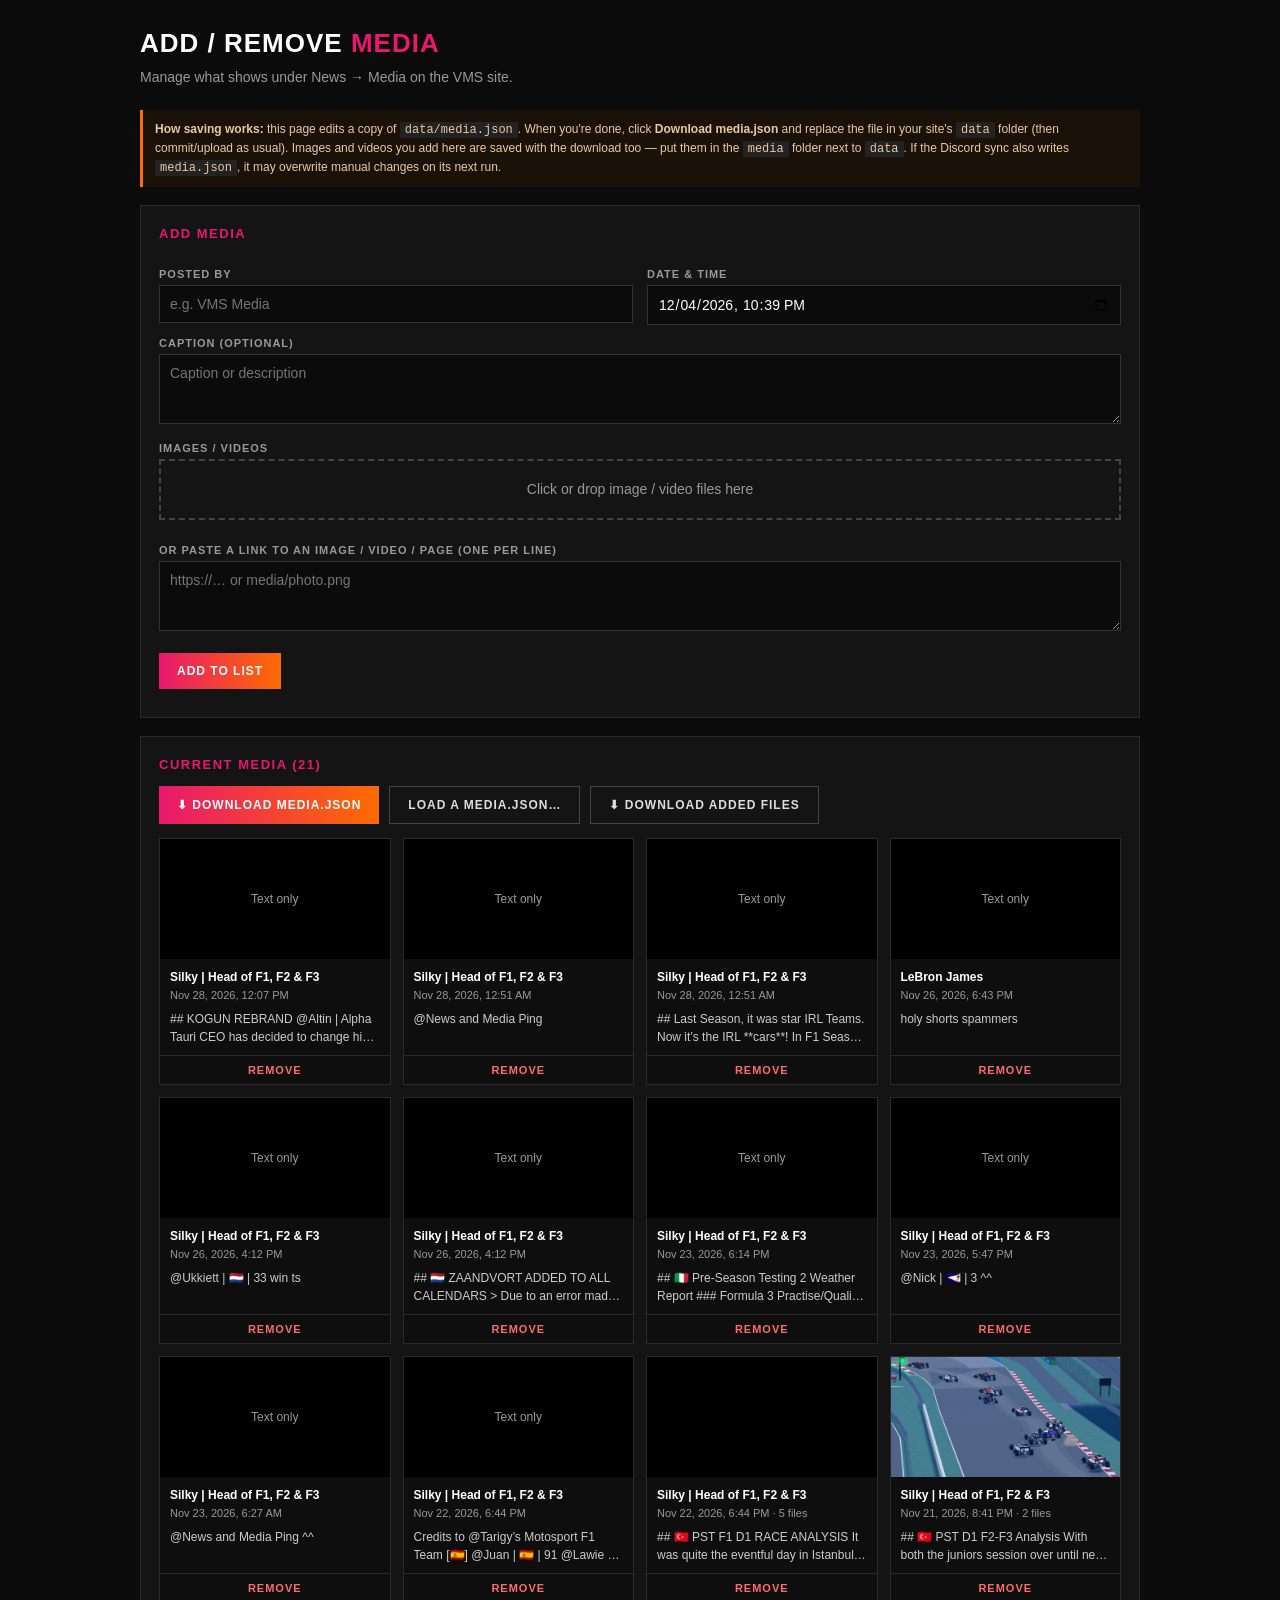
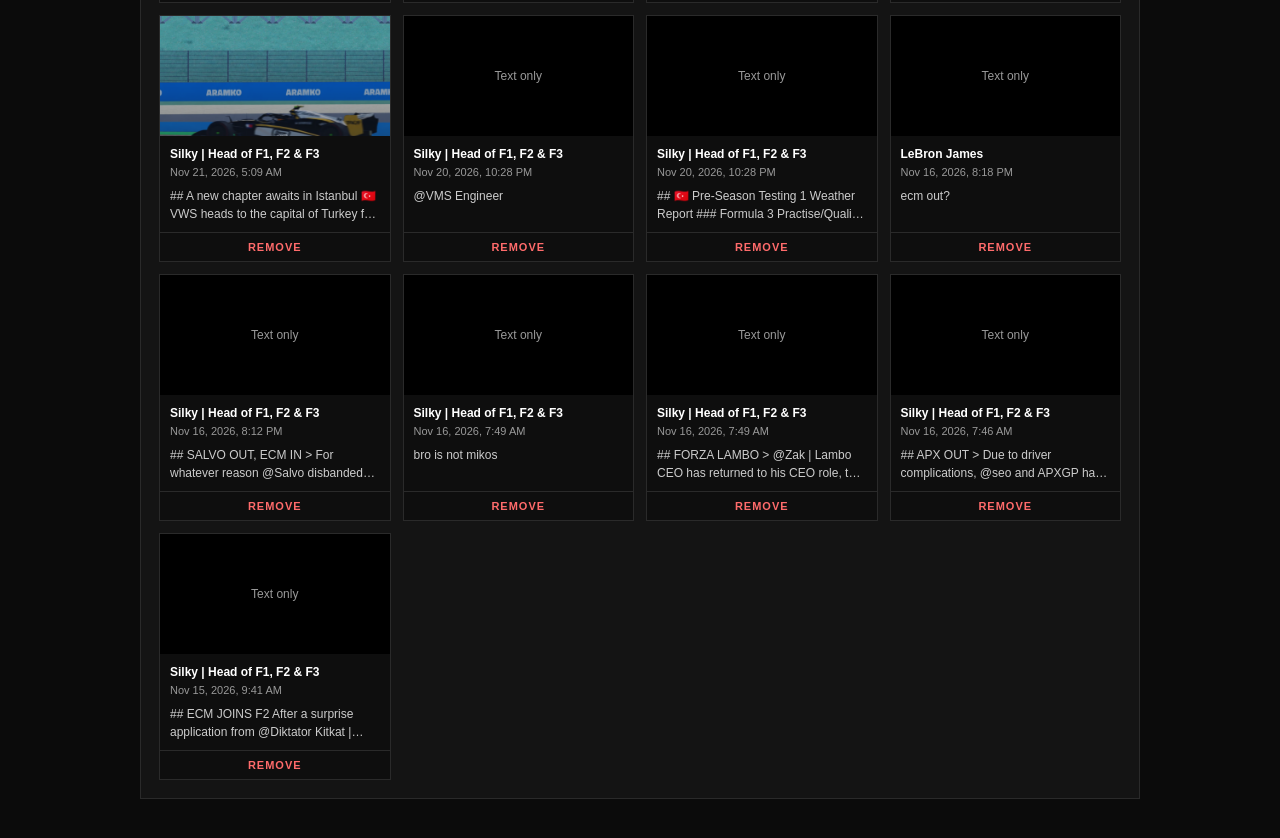
<file: add-media.html>
<!DOCTYPE html>
<html lang="en">
<head>
<meta charset="utf-8">
<meta name="viewport" content="width=device-width,initial-scale=1">
<title>VMS · Add / Remove Media</title>
<style>
  :root{--pink:#e8186d;--org:#ff6b00;--bg:#0b0b0b;--panel:#141414;--line:#2a2a2a;--mut:#999}
  *{box-sizing:border-box}
  body{margin:0;background:var(--bg);color:#fff;font:14px/1.5 Arial,sans-serif;padding:24px}
  .wrap{max-width:1000px;margin:0 auto}
  h1{margin:0 0 4px;font-size:26px;text-transform:uppercase;letter-spacing:1px}
  h1 span{color:var(--pink)}
  p.sub{color:var(--mut);margin:0 0 22px}
  .panel{background:var(--panel);border:1px solid var(--line);padding:18px;margin-bottom:18px}
  .panel h2{margin:0 0 12px;font-size:13px;letter-spacing:1.5px;text-transform:uppercase;color:var(--pink)}
  label{display:block;font:800 11px Arial;letter-spacing:1px;text-transform:uppercase;color:var(--mut);margin:12px 0 5px}
  input,textarea{width:100%;background:#0b0b0b;border:1px solid #333;color:#fff;padding:10px;font:14px Arial,sans-serif}
  textarea{min-height:70px;resize:vertical}
  .row{display:grid;grid-template-columns:1fr 1fr;gap:14px}
  @media(max-width:700px){.row{grid-template-columns:1fr}}
  .btn{background:linear-gradient(90deg,var(--pink),var(--org));color:#fff;border:0;padding:11px 18px;font:800 12px Arial;letter-spacing:1px;text-transform:uppercase;cursor:pointer}
  .btn:hover{filter:brightness(1.12)}
  .btn.ghost{background:transparent;border:1px solid #444;color:#ddd}
  .btn.red{background:#7f1010}
  .acts{display:flex;gap:10px;flex-wrap:wrap;margin-top:16px}
  .drop{border:2px dashed #444;padding:18px;text-align:center;color:var(--mut);cursor:pointer}
  .drop.on{border-color:var(--pink);color:#fff}
  .thumbs{display:flex;gap:10px;flex-wrap:wrap;margin-top:12px}
  .thumb{position:relative;width:110px;height:80px;background:#000;border:1px solid var(--line);overflow:hidden}
  .thumb img,.thumb video{width:100%;height:100%;object-fit:cover;display:block}
  .thumb button{position:absolute;top:2px;right:2px;background:#000a;color:#fff;border:0;width:22px;height:22px;cursor:pointer}
  .thumb small{position:absolute;left:0;bottom:0;right:0;background:#000b;font-size:10px;padding:2px 4px;white-space:nowrap;overflow:hidden;text-overflow:ellipsis}
  .list{display:grid;grid-template-columns:repeat(auto-fill,minmax(200px,1fr));gap:12px}
  .item{border:1px solid var(--line);background:#0e0e0e;display:flex;flex-direction:column}
  .item .m{height:120px;background:#000;display:flex;align-items:center;justify-content:center;overflow:hidden;color:var(--mut);font-size:12px}
  .item .m img,.item .m video{width:100%;height:100%;object-fit:cover}
  .item .b{padding:9px 10px;flex:1;font-size:12px}
  .item .b b{display:block;font-size:12px}
  .item .b span{color:var(--mut);font-size:11px}
  .item .b p{margin:6px 0 0;color:#ccc;display:-webkit-box;-webkit-line-clamp:2;-webkit-box-orient:vertical;overflow:hidden}
  .item button{border:0;border-top:1px solid var(--line);background:transparent;color:#ff6b6b;padding:8px;font:800 11px Arial;letter-spacing:1px;text-transform:uppercase;cursor:pointer}
  .item button:hover{background:#2a0e10}
  .msg{margin-top:10px;font-size:12px;color:#7be3a2}
  .warn{border-left:3px solid var(--org);background:#1a1208;padding:10px 12px;font-size:12px;color:#e8c9a0;margin-bottom:18px}
  .empty{color:var(--mut);padding:16px;text-align:center}
  code{background:#222;padding:1px 5px}
</style>
</head>
<body>
<div class="wrap">
  <h1>Add / Remove <span>Media</span></h1>
  <p class="sub">Manage what shows under News → Media on the VMS site.</p>

  <div class="warn"><b>How saving works:</b> this page edits a copy of <code>data/media.json</code>. When you're done, click <b>Download media.json</b> and replace the file in your site's <code>data</code> folder (then commit/upload as usual). Images and videos you add here are saved with the download too — put them in the <code>media</code> folder next to <code>data</code>. If the Discord sync also writes <code>media.json</code>, it may overwrite manual changes on its next run.</div>

  <div class="panel">
    <h2>Add media</h2>
    <div class="row">
      <div><label>Posted by</label><input id="author" placeholder="e.g. VMS Media"></div>
      <div><label>Date &amp; time</label><input id="date" type="datetime-local"></div>
    </div>
    <label>Caption (optional)</label>
    <textarea id="text" placeholder="Caption or description"></textarea>
    <label>Images / videos</label>
    <div class="drop" id="drop">Click or drop image / video files here<input id="file" type="file" accept="image/*,video/*" multiple hidden></div>
    <div class="thumbs" id="thumbs"></div>
    <label>Or paste a link to an image / video / page (one per line)</label>
    <textarea id="links" placeholder="https://… or media/photo.png"></textarea>
    <div class="acts"><button class="btn" id="add">Add to list</button></div>
    <div class="msg" id="addMsg"></div>
  </div>

  <div class="panel">
    <h2>Current media (<span id="count">0</span>)</h2>
    <div class="acts" style="margin:0 0 14px">
      <button class="btn" id="dl">⬇ Download media.json</button>
      <button class="btn ghost" id="load">Load a media.json…</button>
      <input id="loadF" type="file" accept=".json,application/json" hidden>
      <button class="btn ghost" id="dlFiles">⬇ Download added files</button>
    </div>
    <div class="list" id="list"></div>
  </div>
</div>

<script>
const $=id=>document.getElementById(id);
const esc=s=>String(s==null?'':s).replace(/[&<>"']/g,c=>({'&':'&amp;','<':'&lt;','>':'&gt;','"':'&quot;',"'":'&#39;'}[c]));
let items=[];          // same shape the site reads: {id,author,date,text,url,files:[{path,name,type}],links:[]}
let pending=[];        // files chosen in the form, not yet added: {file,url,name,type}
const added=[];        // actual File objects for items added this session (saved to media/ by "Download added files")
const BLOB=new Map();  // path -> {file,url} for preview of files added this session

const safeName=n=>String(n).toLowerCase().replace(/[^a-z0-9._-]+/g,'-').replace(/^-+|-+$/g,'')||'file';
const typeOf=f=>/^video\//.test(f.type)||/\.(mp4|webm|mov)$/i.test(f.name)?'video':/^image\//.test(f.type)||/\.(png|jpe?g|gif|webp|avif)$/i.test(f.name)?'image':'file';
const typeOfUrl=u=>/\.(mp4|webm|mov)(\?|$)/i.test(u)?'video':/\.(png|jpe?g|gif|webp|avif)(\?|$)/i.test(u)?'image':'link';
const nowLocal=()=>{const d=new Date();d.setMinutes(d.getMinutes()-d.getTimezoneOffset());return d.toISOString().slice(0,16);};
$('date').value=nowLocal();

/* ── load the site's current media.json (works when this page sits next to the data folder) ── */
fetch('data/media.json?t='+Date.now(),{cache:'no-store'}).then(r=>r.ok?r.json():[]).then(j=>{
  if(Array.isArray(j)) items=j; render();
}).catch(()=>render());

/* ── file picking ── */
const drop=$('drop'), fin=$('file');
drop.onclick=()=>fin.click();
['dragenter','dragover'].forEach(ev=>drop.addEventListener(ev,e=>{e.preventDefault();drop.classList.add('on');}));
['dragleave','drop'].forEach(ev=>drop.addEventListener(ev,e=>{e.preventDefault();drop.classList.remove('on');}));
drop.addEventListener('drop',e=>take(e.dataTransfer.files));
fin.onchange=()=>{take(fin.files);fin.value='';};
function take(list){
  [...list].forEach(f=>{
    const t=typeOf(f); if(t==='file') return;
    pending.push({file:f,url:URL.createObjectURL(f),name:safeName(f.name),type:t});
  });
  drawThumbs();
}
function drawThumbs(){
  $('thumbs').innerHTML=pending.map((p,i)=>'<div class="thumb">'+(p.type==='video'?'<video src="'+p.url+'" muted></video>':'<img src="'+p.url+'" alt="">')+'<small>'+esc(p.name)+'</small><button type="button" data-i="'+i+'" title="Remove">×</button></div>').join('');
}
$('thumbs').onclick=e=>{const b=e.target.closest('button[data-i]'); if(!b) return; pending.splice(+b.dataset.i,1); drawThumbs();};

/* ── add ── */
$('add').onclick=()=>{
  const links=$('links').value.split(/\n+/).map(s=>s.trim()).filter(Boolean);
  const text=$('text').value.trim();
  if(!pending.length&&!links.length&&!text){ $('addMsg').style.color='#ff9a9a'; $('addMsg').textContent='Add at least a file, a link, or some text.'; return; }
  const taken=new Set(items.flatMap(i=>(i.files||[]).map(f=>f.path)));
  const files=[];
  pending.forEach(p=>{
    let name=p.name, k=1; const dot=name.lastIndexOf('.'), base=dot>0?name.slice(0,dot):name, ext=dot>0?name.slice(dot):'';
    while(taken.has('media/'+name)){ name=base+'-'+(++k)+ext; }
    const path='media/'+name; taken.add(path);
    files.push({path,name:p.name,type:p.type});
    added.push({name,file:p.file}); BLOB.set(path,p.url);
  });
  // links that point straight at an image/video become files; anything else stays a plain link
  const plain=[];
  links.forEach(l=>{
    const t=typeOfUrl(l);
    if(t!=='link'&&/^(https?:\/\/|media\/)/.test(l)) files.push({path:l,name:l.split('/').pop().split('?')[0],type:t});
    else plain.push(l);
  });
  const d=$('date').value?new Date($('date').value):new Date();
  items.unshift({
    id:'manual-'+Date.now(),
    author:$('author').value.trim()||'VMS',
    date:d.toISOString(),
    text,
    url:plain[0]||'',
    files,
    links:plain,
    manual:true
  });
  pending=[]; drawThumbs(); $('text').value=''; $('links').value=''; $('date').value=nowLocal();
  $('addMsg').style.color='#7be3a2'; $('addMsg').textContent='Added. Remember to download media.json when you\'re finished.';
  render();
};

/* ── list / remove ── */
function preview(it){
  const f=(it.files||[])[0];
  if(!f) return '<span>'+((it.links||[])[0]?'Link':'Text only')+'</span>';
  const src=BLOB.get(f.path)||f.path;
  if(f.type==='video') return '<video src="'+esc(src)+'" muted preload="metadata"></video>';
  if(f.type==='image') return '<img src="'+esc(src)+'" alt="" loading="lazy">';
  return '<span>'+esc(f.name||'File')+'</span>';
}
function render(){
  $('count').textContent=items.length;
  if(!items.length){ $('list').innerHTML='<div class="empty" style="grid-column:1/-1">No media yet.</div>'; return; }
  $('list').innerHTML=items.map((it,i)=>'<div class="item"><div class="m">'+preview(it)+'</div><div class="b"><b>'+esc(it.author||'')+'</b><span>'+esc(it.date?new Date(it.date).toLocaleString('en-US',{month:'short',day:'numeric',year:'numeric',hour:'numeric',minute:'2-digit'}):'')+(((it.files||[]).length>1)?' · '+it.files.length+' files':'')+'</span>'+(it.text?'<p>'+esc(it.text)+'</p>':'')+'</div><button type="button" data-rm="'+i+'">Remove</button></div>').join('');
}
$('list').onclick=e=>{
  const b=e.target.closest('[data-rm]'); if(!b) return;
  const it=items[+b.dataset.rm]; if(!it) return;
  if(!confirm('Remove this item from the media list?')) return;
  items.splice(+b.dataset.rm,1); render();
};

/* ── save / load ── */
function save(name,blob){
  const a=document.createElement('a'); a.href=URL.createObjectURL(blob); a.download=name;
  document.body.appendChild(a); a.click(); setTimeout(()=>{URL.revokeObjectURL(a.href);a.remove();},800);
}
$('dl').onclick=()=>{
  const clean=items.map(({manual,...r})=>r);
  save('media.json',new Blob([JSON.stringify(clean,null,2)],{type:'application/json'}));
};
$('dlFiles').onclick=()=>{
  if(!added.length){ alert('No files were added this session.'); return; }
  added.forEach((a,i)=>setTimeout(()=>save(a.name,a.file),i*250));
};
$('load').onclick=()=>$('loadF').click();
$('loadF').onchange=e=>{
  const f=e.target.files[0]; if(!f) return;
  const r=new FileReader();
  r.onload=()=>{ try{ const j=JSON.parse(r.result); if(!Array.isArray(j)) throw 0; items=j; render(); }catch(err){ alert('That file isn\'t a valid media.json list.'); } };
  r.readAsText(f); e.target.value='';
};
</script>
</body>
</html>
</file>
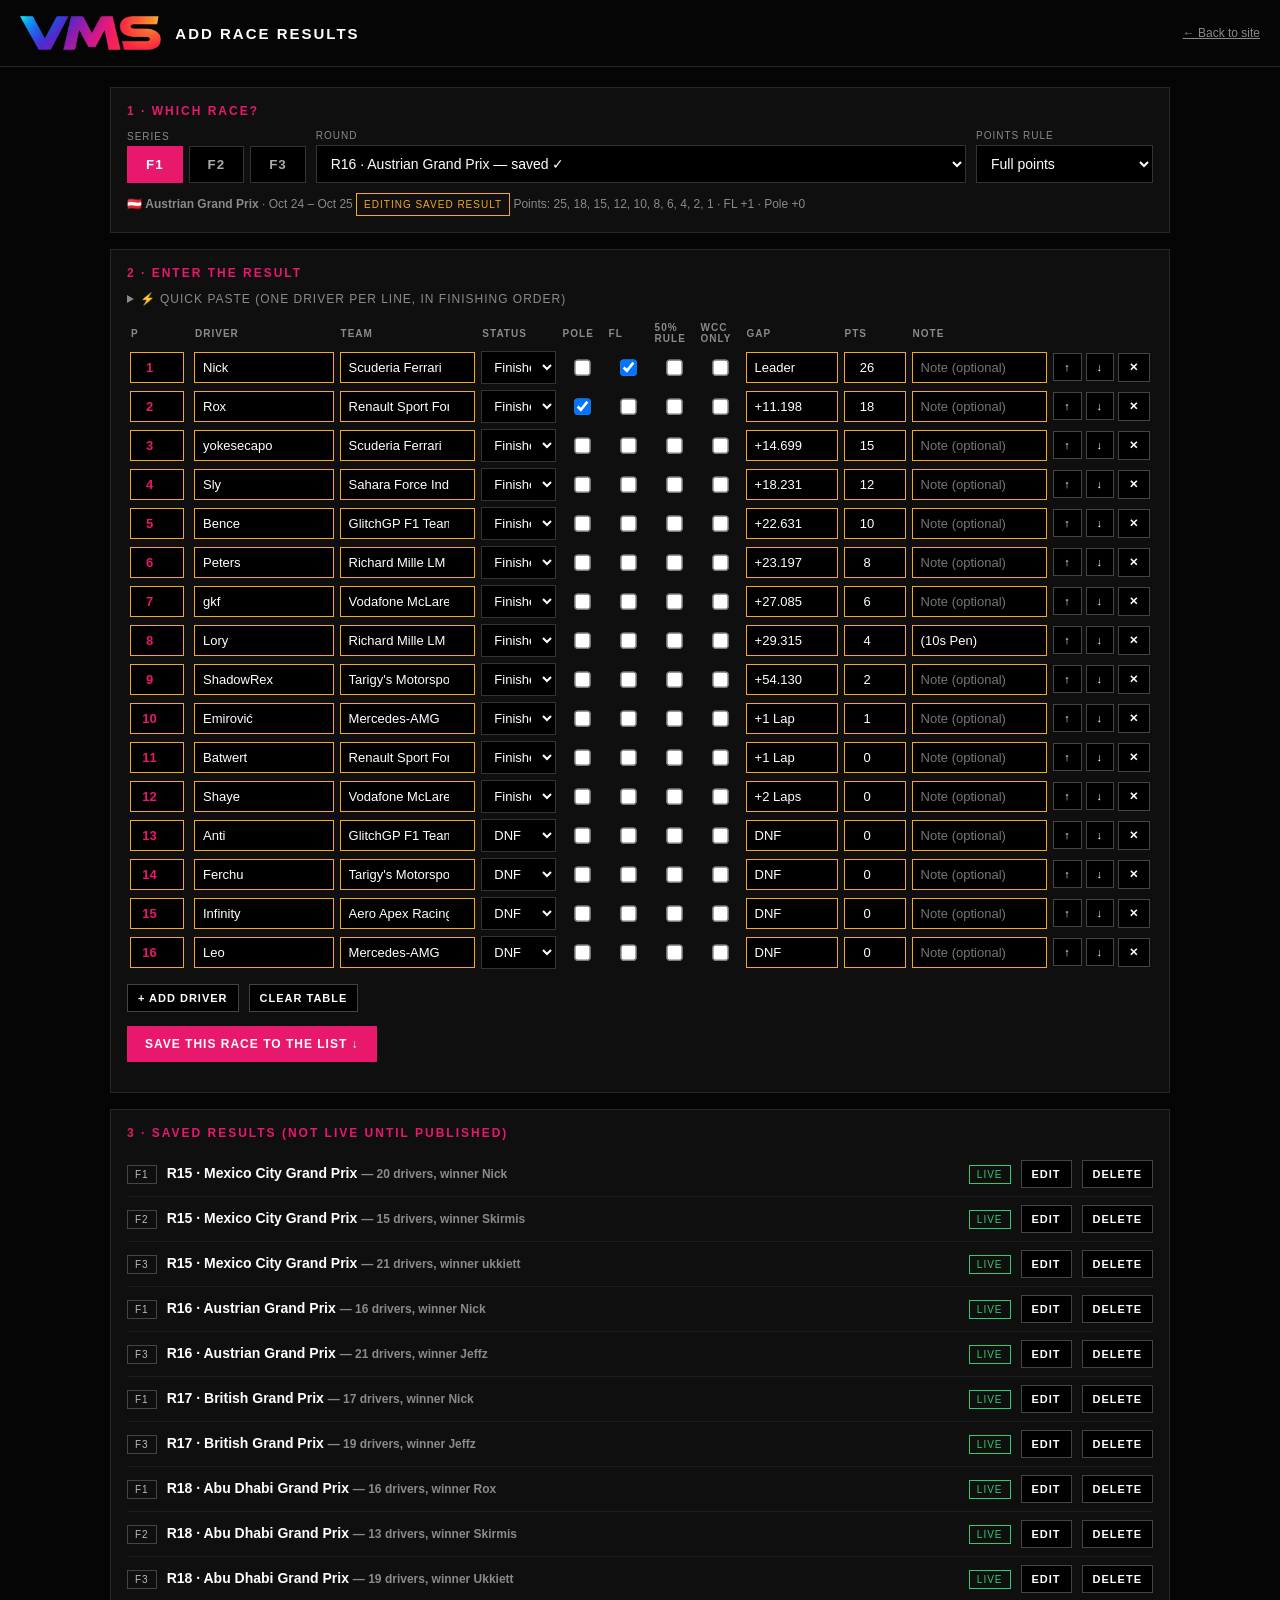
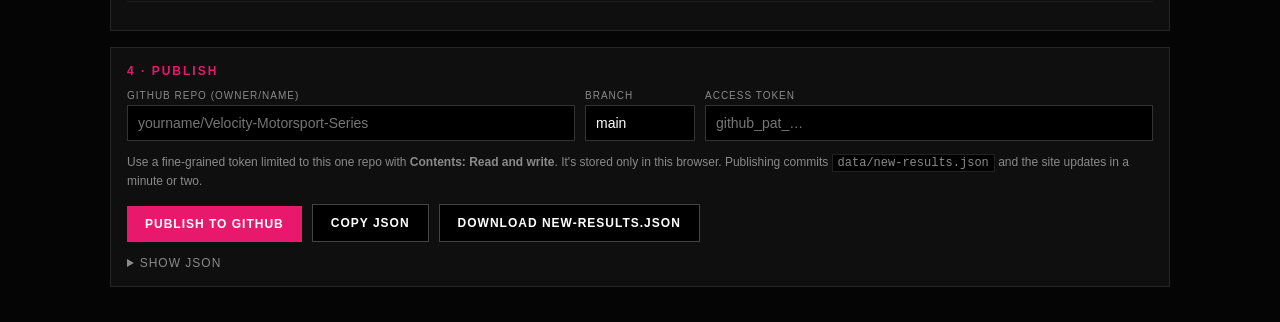
<file: add-result.html>
<!DOCTYPE html>
<html lang="en"><head><meta charset="UTF-8"><meta name="viewport" content="width=device-width, initial-scale=1.0">
<meta name="robots" content="noindex">
<title>VMS | Add Results</title>
<style>
:root{--pink:#e8186d;--bg:#050505;--card:#0f0f0f;--line:#262626;--mut:#8a8a8a;--ok:#2ecc71;--warn:#f5a623}
*{box-sizing:border-box}
body{margin:0;font-family:Arial,Helvetica,sans-serif;background:var(--bg);color:#fff;font-size:14px}
header{padding:16px 20px;border-bottom:1px solid var(--line);display:flex;align-items:center;gap:14px;flex-wrap:wrap}
header img{height:34px}header h1{font-size:15px;letter-spacing:2px;margin:0;text-transform:uppercase}
header a{margin-left:auto;color:var(--mut);font-size:12px}
main{max-width:1100px;margin:0 auto;padding:20px}
.card{background:var(--card);border:1px solid var(--line);padding:16px;margin-bottom:16px}
.card h2{margin:0 0 12px;font-size:12px;letter-spacing:2px;text-transform:uppercase;color:var(--pink)}
.row{display:flex;gap:10px;flex-wrap:wrap;align-items:flex-end}
label{display:block;font-size:10px;letter-spacing:1px;text-transform:uppercase;color:var(--mut);margin-bottom:4px}
input,select,textarea{background:#000;color:#fff;border:1px solid #333;padding:9px 10px;font-size:14px;font-family:inherit;width:100%}
input:focus,select:focus,textarea:focus{outline:none;border-color:var(--pink)}
textarea{min-height:90px;resize:vertical;font-family:Consolas,monospace;font-size:13px}
.tabs{display:flex;gap:6px}
.tab{background:#000;color:#aaa;border:1px solid #333;padding:10px 18px;font-weight:700;cursor:pointer;letter-spacing:1px}
.tab.on{background:var(--pink);border-color:var(--pink);color:#fff}
button.btn{background:var(--pink);color:#fff;border:0;padding:11px 18px;font-weight:700;letter-spacing:1px;cursor:pointer;font-size:12px;text-transform:uppercase}
button.btn.alt{background:#000;border:1px solid #444}
button.btn.sm{padding:7px 10px;font-size:11px}
button.btn:hover{filter:brightness(1.15)}
button.btn:disabled{opacity:.4;cursor:default}
table{width:100%;border-collapse:collapse}
th{font-size:10px;letter-spacing:1px;text-transform:uppercase;color:var(--mut);text-align:left;padding:4px 4px}
td{padding:3px 3px;vertical-align:middle}
td input,td select{padding:7px 8px;font-size:13px}
td.pos{width:64px}td.pos input{width:54px;text-align:center;font-weight:700;color:var(--pink);padding:7px 4px}td.pos.manual input,tr.posman td.pos input{border-color:var(--warn)}
td.chk{width:46px;text-align:center}td.chk input{width:auto;transform:scale(1.25)}
td.pts input{width:62px;text-align:center}
td.gp input{width:92px}
td.x{width:96px;white-space:nowrap}
.scroll{overflow-x:auto}
.hint{color:var(--mut);font-size:12px;line-height:1.5}
.pill{display:inline-block;font-size:10px;letter-spacing:1px;padding:3px 7px;border:1px solid #444;color:#bbb;text-transform:uppercase}
.pill.ok{border-color:var(--ok);color:var(--ok)}.pill.warn{border-color:var(--warn);color:var(--warn)}
.msg{padding:10px 12px;margin:10px 0;border-left:3px solid var(--pink);background:#160a10;font-size:13px}
.msg.ok{border-color:var(--ok);background:#0a160e}.msg.err{border-color:#e5484d;background:#2a0e10}
.entries .e{display:flex;align-items:center;gap:10px;padding:8px 0;border-bottom:1px solid #1c1c1c}
.entries .e b{flex:1}
.manual input{border-color:var(--warn)}
details summary{cursor:pointer;color:var(--mut);font-size:12px;letter-spacing:1px;text-transform:uppercase}
.grow{flex:1;min-width:150px}
code{background:#000;padding:1px 5px;border:1px solid #222}
</style></head><body>
<header><img src="assets/logo.png" alt="VMS"><h1>Add Race Results</h1><a href="index.html">← Back to site</a></header>
<main>
<div id="boot" class="msg">Loading…</div>
<datalist id="dl"></datalist><datalist id="tl"></datalist>

<div class="card">
  <h2>1 · Which race?</h2>
  <div class="row">
    <div><label>Series</label><div class="tabs" id="serTabs"></div></div>
    <div class="grow"><label>Round</label><select id="round"></select></div>
    <div><label>Points rule</label>
      <select id="half"><option value="0">Full points</option><option value="1">Half points (50% rule)</option></select></div>
  </div>
  <div id="roundInfo" class="hint" style="margin-top:10px"></div>
</div>

<div class="card">
  <h2>2 · Enter the result</h2>
  <details>
    <summary>⚡ Quick paste (one driver per line, in finishing order)</summary>
    <p class="hint">Copy the result from Discord and paste it here. Position numbers you paste are kept if they differ from the normal order (e.g. two drivers on <code>1</code>).
      Add <code>DNF</code>, <code>DNS</code> or <code>DSq</code> at the end of a line, <code>pole</code> / <code>fl</code> anywhere for bonuses,
      <code>+12.345</code> for the gap, <code>50%</code> for the 50% rule, or <code>- Team Name</code> to set the team. Example: <code>2. Douzy fl</code> &nbsp; <code>Lory - Richard Mille LM Motorsport F1</code> &nbsp; <code>Nick DNF</code></p>
    <textarea id="paste" placeholder="1. Nick pole&#10;2. Douzy fl&#10;3. Lory&#10;4. Noel DNF"></textarea>
    <p><button class="btn alt sm" id="pasteBtn">Fill the table from this</button></p>
  </details>
  <div class="scroll" style="margin-top:12px"><table>
    <thead><tr><th title="Finishing position. Auto-numbered, but you can type any number (e.g. two drivers on 1) and the points follow it">P</th><th>Driver</th><th>Team</th><th>Status</th><th>Pole</th><th>FL</th><th title="50% rule: this driver gets half the position points, and the site shows a '50% rule' tag next to them">50% rule</th><th title="Points count for the constructors only (driver retired from the championship)">WCC only</th><th title="Gap to the winner, e.g. +12.345 or +1 Lap (optional)">Gap</th><th>Pts</th><th>Note</th><th></th></tr></thead>
    <tbody id="rows"></tbody>
  </table></div>
  <p class="row" style="margin-top:12px">
    <button class="btn alt sm" id="addRow">+ Add driver</button>
    <button class="btn alt sm" id="clearRows">Clear table</button>
    <span class="hint" id="ptsHint"></span>
  </p>
  <div id="warn"></div>
  <p class="row"><button class="btn" id="saveEntry">Save this race to the list ↓</button><button class="btn alt" id="delLive" style="display:none">Delete this live result</button></p>
</div>

<div class="card">
  <h2>3 · Saved results (not live until published)</h2>
  <div class="entries" id="entries"></div>
  <p class="hint" id="entriesHint"></p>
</div>

<div class="card">
  <h2>4 · Publish</h2>
  <div class="row">
    <div class="grow"><label>GitHub repo (owner/name)</label><input id="gRepo" placeholder="yourname/Velocity-Motorsport-Series" autocomplete="off"></div>
    <div style="width:110px"><label>Branch</label><input id="gBranch" value="main"></div>
    <div class="grow"><label>Access token</label><input id="gToken" type="password" placeholder="github_pat_…" autocomplete="off"></div>
  </div>
  <p class="hint">Use a fine-grained token limited to this one repo with <b>Contents: Read and write</b>. It's stored only in this browser. Publishing commits <code>data/new-results.json</code> and the site updates in a minute or two.</p>
  <p class="row">
    <button class="btn" id="publish">Publish to GitHub</button>
    <button class="btn alt" id="copy">Copy JSON</button>
    <button class="btn alt" id="download">Download new-results.json</button>
  </p>
  <div id="pubMsg"></div>
  <details><summary>Show JSON</summary><textarea id="json" readonly style="min-height:200px"></textarea></details>
</div>
</main>

<script>
(function(){
const $=id=>document.getElementById(id);
const SERIES=['f1','f2','f3'], LBL={f1:'F1',f2:'F2',f3:'F3'};
const S={series:'f1',entries:[],loaded:[],races:[],hardKeys:new Set(),points:{},bonusFl:{},bonusPole:{},
         drivers:{f1:{},f2:{},f3:{}},teams:{f1:new Set(),f2:new Set(),f3:new Set()},editing:null,hardEdit:false,pendingDelete:false,hard:{}};
const esc=s=>String(s==null?'':s).replace(/[&<>"']/g,c=>({'&':'&amp;','<':'&lt;','>':'&gt;','"':'&quot;',"'":'&#39;'}[c]));
const unq=s=>s.replace(/\\'/g,"'");
const norm=s=>String(s||'').toLowerCase().replace(/\s*\(.*?\)\s*/g,'').trim();
const msg=(el,t,k)=>{el.innerHTML=t?`<div class="msg ${k||''}">${t}</div>`:'';};

/* ───── load site data: races, points, drivers, teams ───── */
let STEP='';
async function boot(){
  try{
    STEP='loading files';
    const getTxt=async f=>{ const r=await fetch(f,{cache:'no-store'}); if(!r.ok) throw new Error(f+' returned '+r.status); return r.text(); };
    const getJson=async(f,soft)=>{ try{ const t=await getTxt(f); return JSON.parse(t); }catch(e){ if(soft) return []; throw new Error(f+' is not valid JSON or could not be loaded ('+(e&&e.message||e)+')'); } };
    const [appTxt,lineups,newRes]=await Promise.all([ getTxt('app.js'), getJson('data/lineups.json'), getJson('data/new-results.json',true) ]);
    STEP='reading the race list';
    // races
    const re=/\{rnd:'([^']+)',\s*name:'((?:[^'\\]|\\.)*)'[^}]*?satDate:'([^']*)',\s*sunDate:'([^']*)',\s*status:'(\w+)'[^}]*?flag:'([^']*)'/g;
    let m; while((m=re.exec(appTxt))){ if(m[5]==='break'||m[1]==='BREAK') continue;
      S.races.push({rnd:m[1],name:unq(m[2]),sat:m[3],sun:m[4],status:m[5],flag:m[6]}); }
    if(!S.races.length) throw new Error('no races found');
    // hard-coded results
    const rk=/^\s*'(\d+)-(f[123])':\s*\[/gm; while((m=rk.exec(appTxt))) S.hardKeys.add(m[1]+'-'+m[2]);
    STEP='reading built-in results';
    // built-in (hard-coded) race results, so they can be edited too
    ['F1','F2','F3'].forEach(k=>{ const a=appTxt.indexOf('const '+k+'_RESULTS = {'); if(a<0) return; const b=appTxt.indexOf('\n};',a); if(b<0) return;
      try{ Object.assign(S.hard,(new Function('return '+appTxt.slice(appTxt.indexOf('{',a),b+2)))()); }catch(x){ console.warn('could not read '+k+' results',x); } });
    STEP='reading points';
    // points
    const pm=appTxt.match(/points:\s*\{f1:\[([^\]]*)\],\s*f2:\[([^\]]*)\],\s*f3:\[([^\]]*)\]\}/);
    SERIES.forEach((s,i)=>{S.points[s]=pm?pm[i+1].split(',').map(x=>+x.trim()):[25,18,15,12,10,8,6,4,2,1];});
    const bf=appTxt.match(/bonusFl:\s*\{f1:(\d+),\s*f2:(\d+),\s*f3:(\d+)\}/), bp=appTxt.match(/bonusPole:\s*\{f1:(\d+),\s*f2:(\d+),\s*f3:(\d+)\}/);
    SERIES.forEach((s,i)=>{S.bonusFl[s]=bf?+bf[i+1]:0;S.bonusPole[s]=bp?+bp[i+1]:0;});
    // drivers → team from the hard-coded standings (sections split by the // ===== markers)
    const i1=appTxt.indexOf('// ================= F1'), i2=appTxt.indexOf('// ================= F2'), i3=appTxt.indexOf('// ================= F3'), i4=appTxt.indexOf('// ================= GENERAL');
    const secs={f1:appTxt.slice(i1,i2),f2:appTxt.slice(i2,i3),f3:appTxt.slice(i3,i4)};
    SERIES.forEach(s=>{
      const dr=/\{name:'((?:[^'\\]|\\.)*)',\s*code:'[^']*',\s*team:'((?:[^'\\]|\\.)*)',\s*pts:/g; let d;
      while((d=dr.exec(secs[s]))){ S.drivers[s][unq(d[1])]=unq(d[2]); }
      (lineups[s]||[]).forEach(t=>{ S.teams[s].add(t.name); (t.drivers||[]).forEach(x=>{ if(x.name&&x.name!=='—'&&!S.drivers[s][x.name]) S.drivers[s][x.name]=t.name; }); });
    });
    S.loaded=Array.isArray(newRes)?newRes:[]; S.entries=JSON.parse(JSON.stringify(S.loaded));
    S.entries.forEach(e=>e.rows.forEach(r=>{ if(r.name&&r.team) S.drivers[e.series][r.name]=r.team; if(r.team) S.teams[e.series].add(r.team); }));
    STEP='building the page';
    $('boot').remove();
    init();
  }catch(err){
    msg($('boot'),"Couldn't load the site data. Open this page through a web server (GitHub Pages, or <code>npx serve</code> locally) — double-clicking the file won't work. ("+esc(STEP)+': '+esc(err&&err.message||err)+")",'err');
    $('boot').outerHTML=$('boot').innerHTML;
  }
}

/* ───── UI ───── */
function init(){
  // saved GitHub settings
  try{ $('gRepo').value=localStorage.getItem('vms_repo')||''; $('gBranch').value=localStorage.getItem('vms_branch')||'main'; $('gToken').value=localStorage.getItem('vms_token')||''; }catch(e){}
  $('serTabs').innerHTML=SERIES.map(s=>`<button type="button" class="tab" data-s="${s}">${LBL[s]}</button>`).join('');
  $('serTabs').onclick=e=>{const b=e.target.closest('.tab'); if(b){S.series=b.dataset.s; setSeries();}};
  $('round').onchange=roundChanged;
  $('half').onchange=recalcAll;
  $('addRow').onclick=()=>{addRow(); focusLast();};
  $('clearRows').onclick=()=>{$('rows').innerHTML=''; S.editing=null; for(let i=0;i<3;i++) addRow(); renumber(); showRoundInfo();};
  $('pasteBtn').onclick=fromPaste;
  $('saveEntry').onclick=saveEntry;
  $('delLive').onclick=deleteLive;
  $('copy').onclick=()=>{ $('json').select(); navigator.clipboard?navigator.clipboard.writeText($('json').value).then(()=>msg($('pubMsg'),'Copied. Paste it into <code>data/new-results.json</code> in the repo.','ok')):document.execCommand('copy'); };
  $('download').onclick=()=>{ const a=document.createElement('a'); a.href=URL.createObjectURL(new Blob([$('json').value],{type:'application/json'})); a.download='new-results.json'; a.click(); };
  $('publish').onclick=publish;
  ['gRepo','gBranch','gToken'].forEach(id=>$(id).addEventListener('change',()=>{try{localStorage.setItem({gRepo:'vms_repo',gBranch:'vms_branch',gToken:'vms_token'}[id],$(id).value.trim());}catch(e){}}));
  // pick the most recent round without results as the default
  setSeries(); renderEntries();
}

function entryFor(s,rnd){ return S.entries.find(e=>e.series===s&&String(e.rnd)===String(rnd)); }

function setSeries(){
  document.querySelectorAll('#serTabs .tab').forEach(b=>b.classList.toggle('on',b.dataset.s===S.series));
  const opts=S.races.map(r=>{
    const key=r.rnd+'-'+S.series, hard=S.hardKeys.has(key), mine=!!entryFor(S.series,r.rnd);
    const tag=(entryFor(S.series,r.rnd)||{}).delete?' — will be deleted':mine?' — saved ✓':hard?' — live (built-in, editable)':'';
    return `<option value="${esc(r.rnd)}">R${esc(r.rnd)} · ${esc(r.name)}${tag}</option>`;}).join('');
  $('round').innerHTML=opts;
  // default: first round with no results for this series
  const next=S.races.find(r=>!S.hardKeys.has(r.rnd+'-'+S.series)&&!entryFor(S.series,r.rnd));
  const first=S.races.find(r=>!S.hardKeys.has(r.rnd+'-'+S.series));
  $('round').value=(next||first||S.races[0]).rnd;
  S.editing=null; loadRound();
  $('dl').innerHTML=Object.keys(S.drivers[S.series]).sort((a,b)=>a.localeCompare(b)).map(n=>`<option value="${esc(n)}">`).join('');
  $('tl').innerHTML=[...S.teams[S.series]].sort().map(n=>`<option value="${esc(n)}">`).join('');
}
function roundChanged(){ S.editing=null; loadRound(); }

function loadRound(){
  const ex=entryFor(S.series,$('round').value);
  $('rows').innerHTML='';
  const hk=$('round').value+'-'+S.series; S.hardEdit=false; S.pendingDelete=!!(ex&&ex.delete);
  if(ex&&!ex.delete){ $('half').value=ex.half?'1':'0'; ex.rows.forEach(r=>addRow(r)); S.editing=ex; S.hardEdit=!!ex.replace; }
  else if(S.hard[hk]){ $('half').value='0'; S.hard[hk].forEach(r=>addRow(hardRow(r))); S.hardEdit=true; }
  else { $('half').value='0'; for(let i=0;i<10;i++) addRow(); }
  renumber(); showRoundInfo(); msg($('warn'),'');
}
// turn a built-in result row into the shape the table expects
function hardRow(r){ const m=String(r.note||'').match(/^(DNF|DNS|DSq)\b/i); const st=m?(m[1].toUpperCase()==='DSQ'?'DSq':m[1].toUpperCase()):'';
  let gap=r.gap||'', note=r.note||''; if(!gap&&/^\+[\d:.]+(\s*laps?)?$/i.test(note.trim())){ gap=note.trim(); note=''; }
  return {pos:r.pos,name:r.name,team:r.team,pts:r.pts,fl:!!r.fl,pole:!!r.pole,status:st,note,wccOnly:/WCC only/i.test(r.note||''),half:/50\s?%\s*rule/i.test(r.note||''),gap}; }
function deleteLive(){
  const s=S.series, rnd=$('round').value, r=S.races.find(x=>x.rnd===rnd);
  if(!S.hard[rnd+'-'+s]) return;
  if(!confirm('Remove the live '+LBL[s]+' result for round '+rnd+' ('+(r?r.name:'')+') from the site? Its points are taken back out of the standings once you publish.')) return;
  const i=S.entries.findIndex(e=>e.series===s&&String(e.rnd)===String(rnd)); const t={series:s,rnd,rows:[],replace:true,delete:true};
  if(i>=0) S.entries[i]=t; else S.entries.push(t);
  S.entries.sort((a,b)=>(+a.rnd-+b.rnd)||a.series.localeCompare(b.series));
  renderEntries(); setSeries(); $('round').value=rnd; loadRound();
  msg($('warn'),'Marked for deletion. Scroll down and publish to remove it from the site.','ok');
}
function showRoundInfo(){
  $('delLive').style.display=(S.hardEdit&&!S.pendingDelete)?'':'none';
  const r=S.races.find(x=>x.rnd===$('round').value); if(!r) return;
  const ex=S.editing;
  $('roundInfo').innerHTML=`${esc(r.flag)} <b>${esc(r.name)}</b> · ${esc(r.sat)}${r.sun&&r.sun!==r.sat?' – '+esc(r.sun):''} `+
    (S.pendingDelete?'<span class="pill warn">will be deleted when published</span>':ex?'<span class="pill warn">editing saved result</span>':S.hardEdit?'<span class="pill warn">editing live built-in result</span>':'<span class="pill">new result</span>')+
    ` <span class="hint">Points: ${S.points[S.series].join(', ')} · FL +${S.bonusFl[S.series]} · Pole +${S.bonusPole[S.series]}</span>`;
}

function addRow(d){
  d=d||{};
  const tr=document.createElement('tr');
  tr.innerHTML=`<td class="pos"><input class="ps" type="number" min="1" step="1" title="Finishing position — change it to set a tie"></td>
  <td><input class="n" list="dl" placeholder="Driver" value="${esc(d.name||'')}" autocomplete="off"></td>
  <td><input class="t" list="tl" placeholder="Team" value="${esc(d.team||'')}" autocomplete="off"></td>
  <td><select class="st"><option value="">Finished</option><option>DNF</option><option>DNS</option><option>DSq</option></select></td>
  <td class="chk"><input type="checkbox" class="po"${d.pole?' checked':''}></td>
  <td class="chk"><input type="checkbox" class="fl"${d.fl?' checked':''}></td>
  <td class="chk"><input type="checkbox" class="hf"${d.half?' checked':''}></td>
  <td class="chk"><input type="checkbox" class="wc"${d.wccOnly?' checked':''}></td>
  <td class="gp"><input class="g" placeholder="+0.000" value="${esc(d.gap||'')}" autocomplete="off"></td>
  <td class="pts"><input class="p" type="number" min="0" step="1" value="${d.pts!=null?d.pts:''}"></td>
  <td><input class="no" placeholder="Note (optional)" value="${esc(userNote(d))}"></td>
  <td class="x"><button type="button" class="btn alt sm up" title="Move up">↑</button> <button type="button" class="btn alt sm dn" title="Move down">↓</button> <button type="button" class="btn alt sm rm" title="Remove">✕</button></td>`;
  tr.querySelector('.st').value=d.status||'';
  if(d.pos!=null&&d.pos!=='') tr.dataset.loadPos=d.pos;
  if(d.pts!=null&&d.pts!==''){ tr.dataset.manual='1'; tr.classList.add('manual'); }
  $('rows').appendChild(tr);
  return tr;
}
// the note stored in JSON may start with the status ("DNF · reason"); show only the user part
function userNote(d){ let n=d.note||''; if(d.status&&n.toUpperCase().startsWith(d.status.toUpperCase())) n=n.slice(d.status.length).replace(/^\s*[·\-–:]\s*/,''); return n; }

document.addEventListener('click',e=>{
  const tr=e.target.closest('#rows tr'); if(!tr) return;
  if(e.target.closest('.rm')){ tr.remove(); renumber(); }
  else if(e.target.closest('.up')&&tr.previousElementSibling){ tr.parentNode.insertBefore(tr,tr.previousElementSibling); renumber(); }
  else if(e.target.closest('.dn')&&tr.nextElementSibling){ tr.parentNode.insertBefore(tr.nextElementSibling,tr); renumber(); }
});
document.addEventListener('input',e=>{
  const tr=e.target.closest('#rows tr'); if(!tr) return;
  if(e.target.classList.contains('ps')){ tr.dataset.posManual=e.target.value===''?'':'1'; tr.classList.toggle('posman',e.target.value!==''); renumber(); return; }
  if(e.target.classList.contains('p')){ tr.dataset.manual=e.target.value===''?'':'1'; tr.classList.toggle('manual',e.target.value!==''); if(e.target.value==='') recalcRow(tr); }
  if(e.target.classList.contains('n')){ // auto-fill team when a known driver is picked
    const t=S.drivers[S.series][e.target.value]; const ti=tr.querySelector('.t'); if(t&&!ti.value) ti.value=t; }
});
document.addEventListener('change',e=>{
  const tr=e.target.closest('#rows tr'); if(!tr) return;
  if(e.target.classList.contains('n')){ const t=S.drivers[S.series][e.target.value]; const ti=tr.querySelector('.t'); if(t&&!ti.value) ti.value=t; }
  if(e.target.classList.contains('st')||e.target.classList.contains('hf')){ delete tr.dataset.manual; tr.classList.remove('manual'); }
  if(e.target.matches('.st,.po,.fl,.hf')) recalcRow(tr);
});
document.addEventListener('keydown',e=>{ // Enter on the last note box adds a new row
  if(e.key==='Enter'&&e.target.classList.contains('no')){ e.preventDefault(); const tr=e.target.closest('tr'); if(!tr.nextElementSibling){ addRow(); renumber(); } tr.nextElementSibling.querySelector('.n').focus(); }
});

function focusLast(){ renumber(); const r=$('rows').lastElementChild; if(r) r.querySelector('.n').focus(); }
function renumber(){ // auto position = previous row's position + 1, unless you typed one yourself
  let prev=0;
  [...$('rows').children].forEach(tr=>{
    const ps=tr.querySelector('.ps'), auto=prev+1;
    if(tr.dataset.loadPos){ if(+tr.dataset.loadPos!==auto){ tr.dataset.posManual='1'; ps.value=tr.dataset.loadPos; } delete tr.dataset.loadPos; }
    if(tr.dataset.posManual&&+ps.value>0){ /* keep what was typed */ } else { delete tr.dataset.posManual; ps.value=auto; }
    tr.classList.toggle('posman',!!tr.dataset.posManual);
    prev=+ps.value||auto; recalcRow(tr);
  });
}
function calcPts(tr,i){ i=(+tr.querySelector('.ps').value||i+1)-1;
  const s=S.series, st=tr.querySelector('.st').value;
  if(st==='DNS'||st==='DSq'||st==='DNF') return 0;
  let base=S.points[s][i]||0; if($('half').value==='1'||tr.querySelector('.hf').checked) base=Math.round(base/2);
  return base+(tr.querySelector('.fl').checked?S.bonusFl[s]:0)+(tr.querySelector('.po').checked?S.bonusPole[s]:0);
}
function recalcRow(tr){ if(tr.dataset.manual) return; const i=[...tr.parentNode.children].indexOf(tr); tr.querySelector('.p').value=calcPts(tr,i); }
function recalcAll(){ [...$('rows').children].forEach(tr=>{ delete tr.dataset.manual; tr.classList.remove('manual'); recalcRow(tr); }); }

/* ───── quick paste ───── */
function fromPaste(){
  const lines=$('paste').value.split('\n').map(l=>l.trim()).filter(Boolean); if(!lines.length) return;
  $('rows').innerHTML='';
  lines.forEach(l=>{
    let t='', st='', pole=false, fl=false, gap='', half=false;
    const pm0=l.match(/^\s*(?:p|pos)?\s*(\d{1,2})\s*[.):\-–]?\s+/i); const given=pm0?+pm0[1]:0;
    l=l.replace(/^\s*(?:p|pos)?\s*\d{1,2}\s*[.):\-–]?\s+/i,'');           // leading position
    l=l.replace(/[*_`]/g,'');                                             // discord markdown
    if(/\b50\s?%(\s*rule)?/i.test(l)){half=true;l=l.replace(/\(?\b50\s?%(\s*rule)?\)?/ig,'');}
    if(/\b(pole)\b/i.test(l)){pole=true;l=l.replace(/\(?\bpole\b\)?/ig,'');}
    if(/\b(fl|fastest lap)\b/i.test(l)){fl=true;l=l.replace(/\(?\b(fastest lap|fl)\b\)?/ig,'');}
    const gm=l.match(/\+\s?\d[\d:.]*(?:\s*laps?)?/i); if(gm){ gap=gm[0].replace(/\s+/g,' ').replace(/^\+\s/,'+'); l=l.replace(gm[0],' '); }
    const sm=l.match(/\b(DNF|DNS|DSQ)\b/i); if(sm){st=sm[1].toUpperCase()==='DSQ'?'DSq':sm[1].toUpperCase(); l=l.replace(sm[0],'');}
    const parts=l.split(/\s+[-–—|]\s+/); l=parts[0]; if(parts[1]) t=parts[1].trim();
    const name=l.replace(/[()]/g,' ').replace(/\s+/g,' ').trim(); if(!name) return;
    // match to a known driver name (case-insensitive)
    const known=Object.keys(S.drivers[S.series]).find(k=>norm(k)===norm(name));
    const nm=known||name; if(!t) t=S.drivers[S.series][nm]||'';
    addRow({name:nm,team:t,status:st,pole,fl,gap,half,pos:given||undefined});
  });
  renumber(); showRoundInfo();
}

/* ───── read the table / save ───── */
function readRows(){
  const out=[];
  [...$('rows').children].forEach((tr,i)=>{
    const name=tr.querySelector('.n').value.trim(); if(!name) return;
    const status=tr.querySelector('.st').value, un=tr.querySelector('.no').value.trim();
    const row={pos:+tr.querySelector('.ps').value||out.length+1,name,team:tr.querySelector('.t').value.trim(),pts:+tr.querySelector('.p').value||0};
    if(tr.querySelector('.fl').checked) row.fl=true;
    if(tr.querySelector('.po').checked) row.pole=true;
    if(tr.querySelector('.wc').checked) row.wccOnly=true;
    if(tr.querySelector('.hf').checked) row.half=true;
    const gap=tr.querySelector('.g').value.trim(); if(gap) row.gap=gap;
    if(status) row.status=status;
    const note=[status,un].filter(Boolean).join(' · '); if(note) row.note=note;
    out.push(row);
  });
  return out;
}
function saveEntry(){
  const rows=readRows(), s=S.series, rnd=$('round').value;
  const problems=[];
  if(rows.length<1){ msg($('warn'),'Add at least one driver first.','err'); return; }
  const names=rows.map(r=>norm(r.name)), dup=names.find((n,i)=>names.indexOf(n)!==i);
  if(dup) problems.push('“'+esc(dup)+'” appears twice.');
  if(rows.filter(r=>r.fl).length>1) problems.push('More than one fastest lap ticked.');
  if(rows.filter(r=>r.pole).length>1) problems.push('More than one pole ticked.');
  rows.forEach(r=>{ if(!r.team) problems.push('No team for '+esc(r.name)+' (their points won’t count for a constructor).'); });
  const unknown=rows.filter(r=>!S.drivers[s][r.name]&&!Object.keys(S.drivers[s]).some(k=>norm(k)===norm(r.name))).map(r=>esc(r.name));
  if(unknown.length) problems.push('New driver(s) not in the standings yet: '+unknown.join(', ')+' — they will be added automatically. Check the spelling!');
  if(problems.length&&!saveEntry._ok){ saveEntry._ok=true; msg($('warn'),'<b>Check these:</b><br>'+problems.join('<br>')+'<br><br>Click “Save” again to save anyway.','err'); return; }
  saveEntry._ok=false; msg($('warn'),'');
  rows.forEach(r=>{ S.drivers[s][r.name]=r.team||S.drivers[s][r.name]||''; if(r.team) S.teams[s].add(r.team); });
  const entry={series:s,rnd,rows}; if($('half').value==='1') entry.half=true;
  if(S.hard[rnd+'-'+s]) entry.replace=true; // this round is built into app.js: swap its old result for this one
  const i=S.entries.findIndex(e=>e.series===s&&String(e.rnd)===String(rnd));
  if(i>=0) S.entries[i]=entry; else S.entries.push(entry);
  S.entries.sort((a,b)=>(+a.rnd-+b.rnd)||a.series.localeCompare(b.series));
  renderEntries(); setSeriesKeep();
  msg($('warn'),`Saved ${LBL[s]} round ${esc(rnd)}. Scroll down to publish — or enter another race.`,'ok');
}
function setSeriesKeep(){ setSeries(); }

function renderEntries(){
  $('entries').innerHTML=S.entries.length?S.entries.map((e,i)=>{
    const r=S.races.find(x=>x.rnd===String(e.rnd)), win=e.rows[0];
    const changed=JSON.stringify(e)!==JSON.stringify(S.loaded.find(x=>x.series===e.series&&String(x.rnd)===String(e.rnd)));
    return `<div class="e"><span class="pill">${LBL[e.series]}</span><b>R${esc(e.rnd)} · ${esc(r?r.name:'?')} <span class="hint">— ${e.delete?'built-in result will be removed from the site':e.rows.length+' drivers, winner '+esc(win&&win.name)}</span></b>`+
      (changed?'<span class="pill warn">unpublished</span>':'<span class="pill ok">live</span>')+
      `<button class="btn alt sm" data-edit="${i}">Edit</button><button class="btn alt sm" data-del="${i}">${e.delete?'Undo':'Delete'}</button></div>`;}).join(''):'<p class="hint">Nothing saved yet.</p>';
  $('entries').querySelectorAll('[data-edit]').forEach(b=>b.onclick=()=>{ const e=S.entries[+b.dataset.edit]; S.series=e.series; setSeries(); $('round').value=e.rnd; loadRound(); window.scrollTo({top:0,behavior:'smooth'}); });
  $('entries').querySelectorAll('[data-del]').forEach(b=>b.onclick=()=>{ const e=S.entries[+b.dataset.del]; if(e.delete||confirm('Delete '+LBL[e.series]+' round '+e.rnd+' from the list?')){ S.entries.splice(+b.dataset.del,1); renderEntries(); setSeriesKeep(); }});
  $('json').value=JSON.stringify(S.entries,null,2)+'\n';
  $('entriesHint').textContent=S.entries.some(e=>JSON.stringify(e)!==JSON.stringify(S.loaded.find(x=>x.series===e.series&&String(x.rnd)===String(e.rnd))))||S.entries.length!==S.loaded.length
    ?'You have unpublished changes.':'';
}

/* ───── publish to GitHub (Contents API) ───── */
async function publish(){
  const repo=$('gRepo').value.trim(), br=$('gBranch').value.trim()||'main', tok=$('gToken').value.trim();
  if(!/^[\w.-]+\/[\w.-]+$/.test(repo)||!tok){ msg($('pubMsg'),'Fill in the repo (owner/name) and token — or use Copy / Download instead.','err'); return; }
  try{ localStorage.setItem('vms_repo',repo); localStorage.setItem('vms_branch',br); localStorage.setItem('vms_token',tok); }catch(e){}
  const url=`https://api.github.com/repos/${repo}/contents/data/new-results.json`;
  const H={Authorization:'Bearer '+tok,Accept:'application/vnd.github+json'};
  $('publish').disabled=true; msg($('pubMsg'),'Publishing…');
  try{
    let sha; const g=await fetch(url+'?ref='+encodeURIComponent(br),{headers:H,cache:'no-store'});
    if(g.ok) sha=(await g.json()).sha; else if(g.status!==404) throw new Error('GitHub said '+g.status+(g.status===401?' (bad token)':g.status===403?' (token lacks access)':''));
    const body={message:'Add race results',content:btoa(unescape(encodeURIComponent($('json').value))),branch:br}; if(sha) body.sha=sha;
    const p=await fetch(url,{method:'PUT',headers:{...H,'Content-Type':'application/json'},body:JSON.stringify(body)});
    if(!p.ok) throw new Error('GitHub said '+p.status+' — '+((await p.json().catch(()=>({}))).message||''));
    S.loaded=JSON.parse(JSON.stringify(S.entries)); renderEntries();
    msg($('pubMsg'),'✅ Published! The site will show the new results in a minute or two (GitHub Pages needs to rebuild).','ok');
  }catch(err){ msg($('pubMsg'),'Couldn’t publish: '+esc(err.message||err),'err'); }
  $('publish').disabled=false;
}

boot();
})();
</script>
</body></html>
</file>
